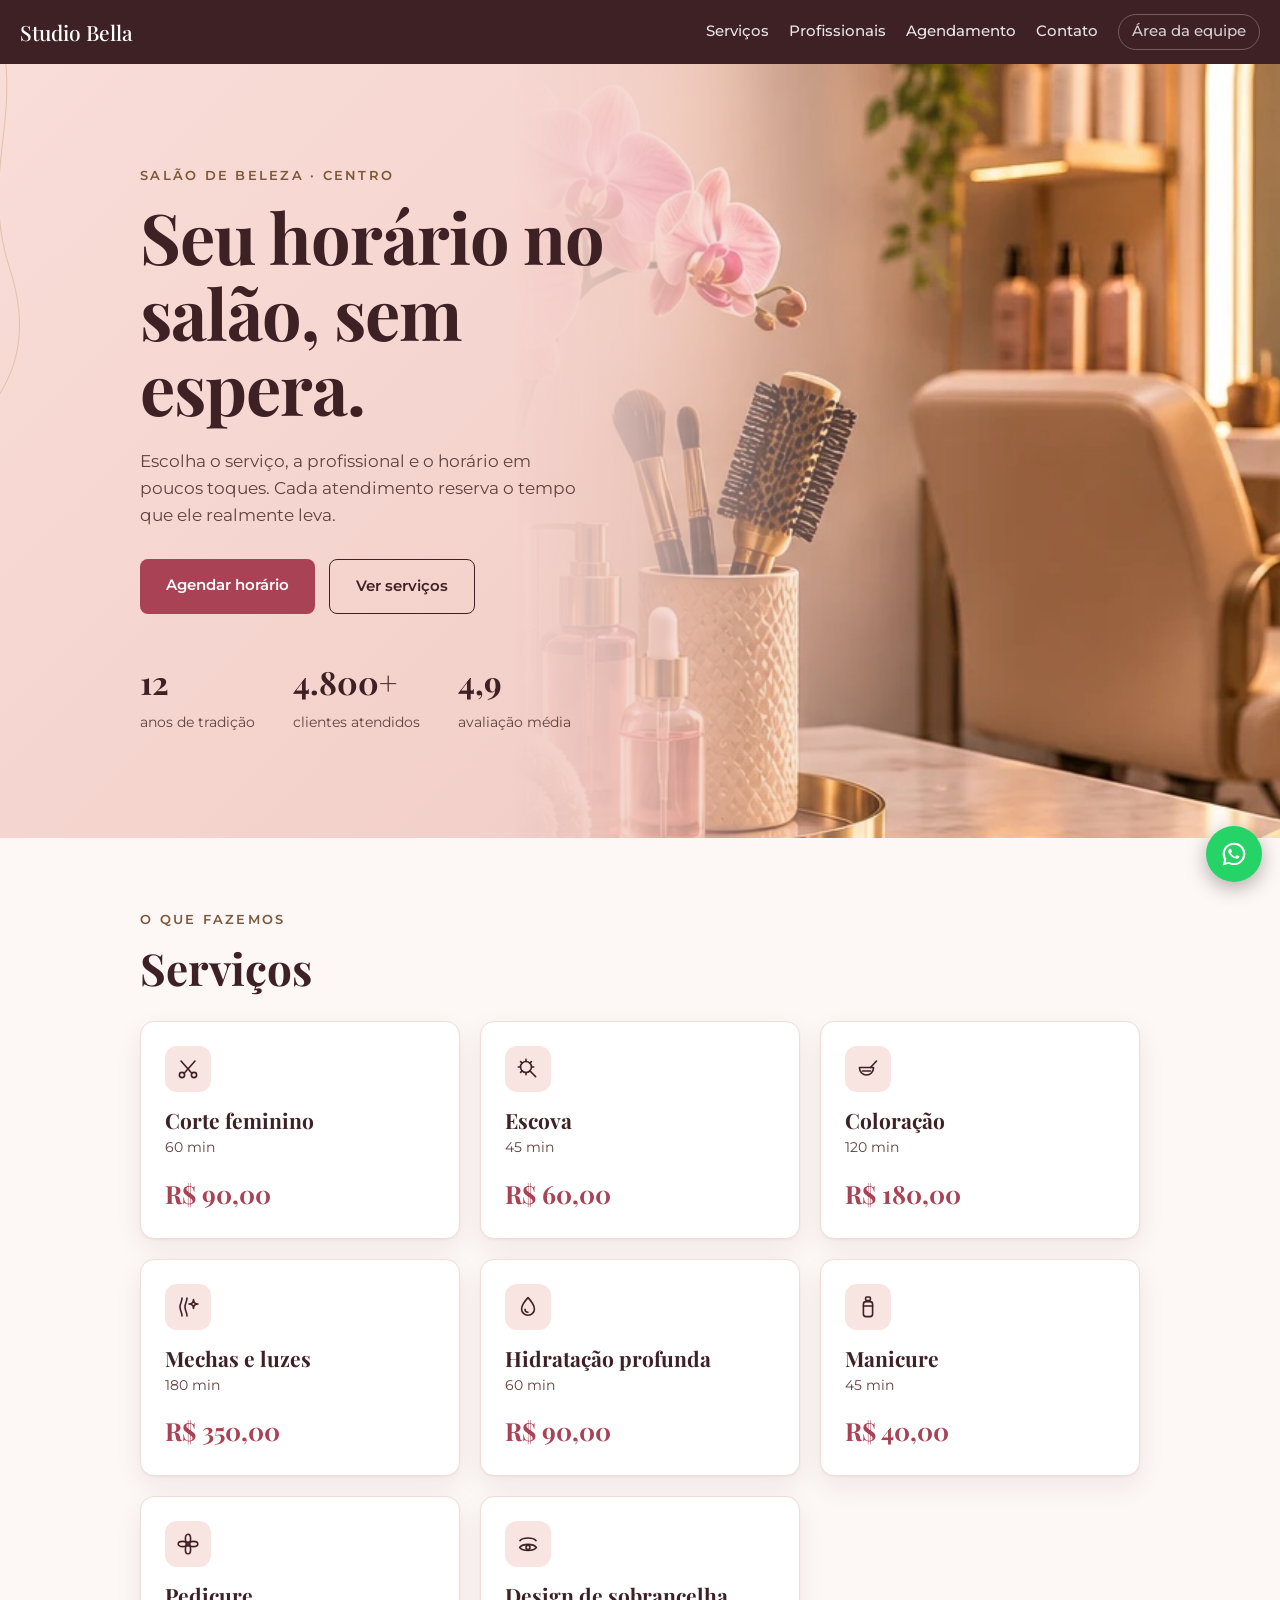
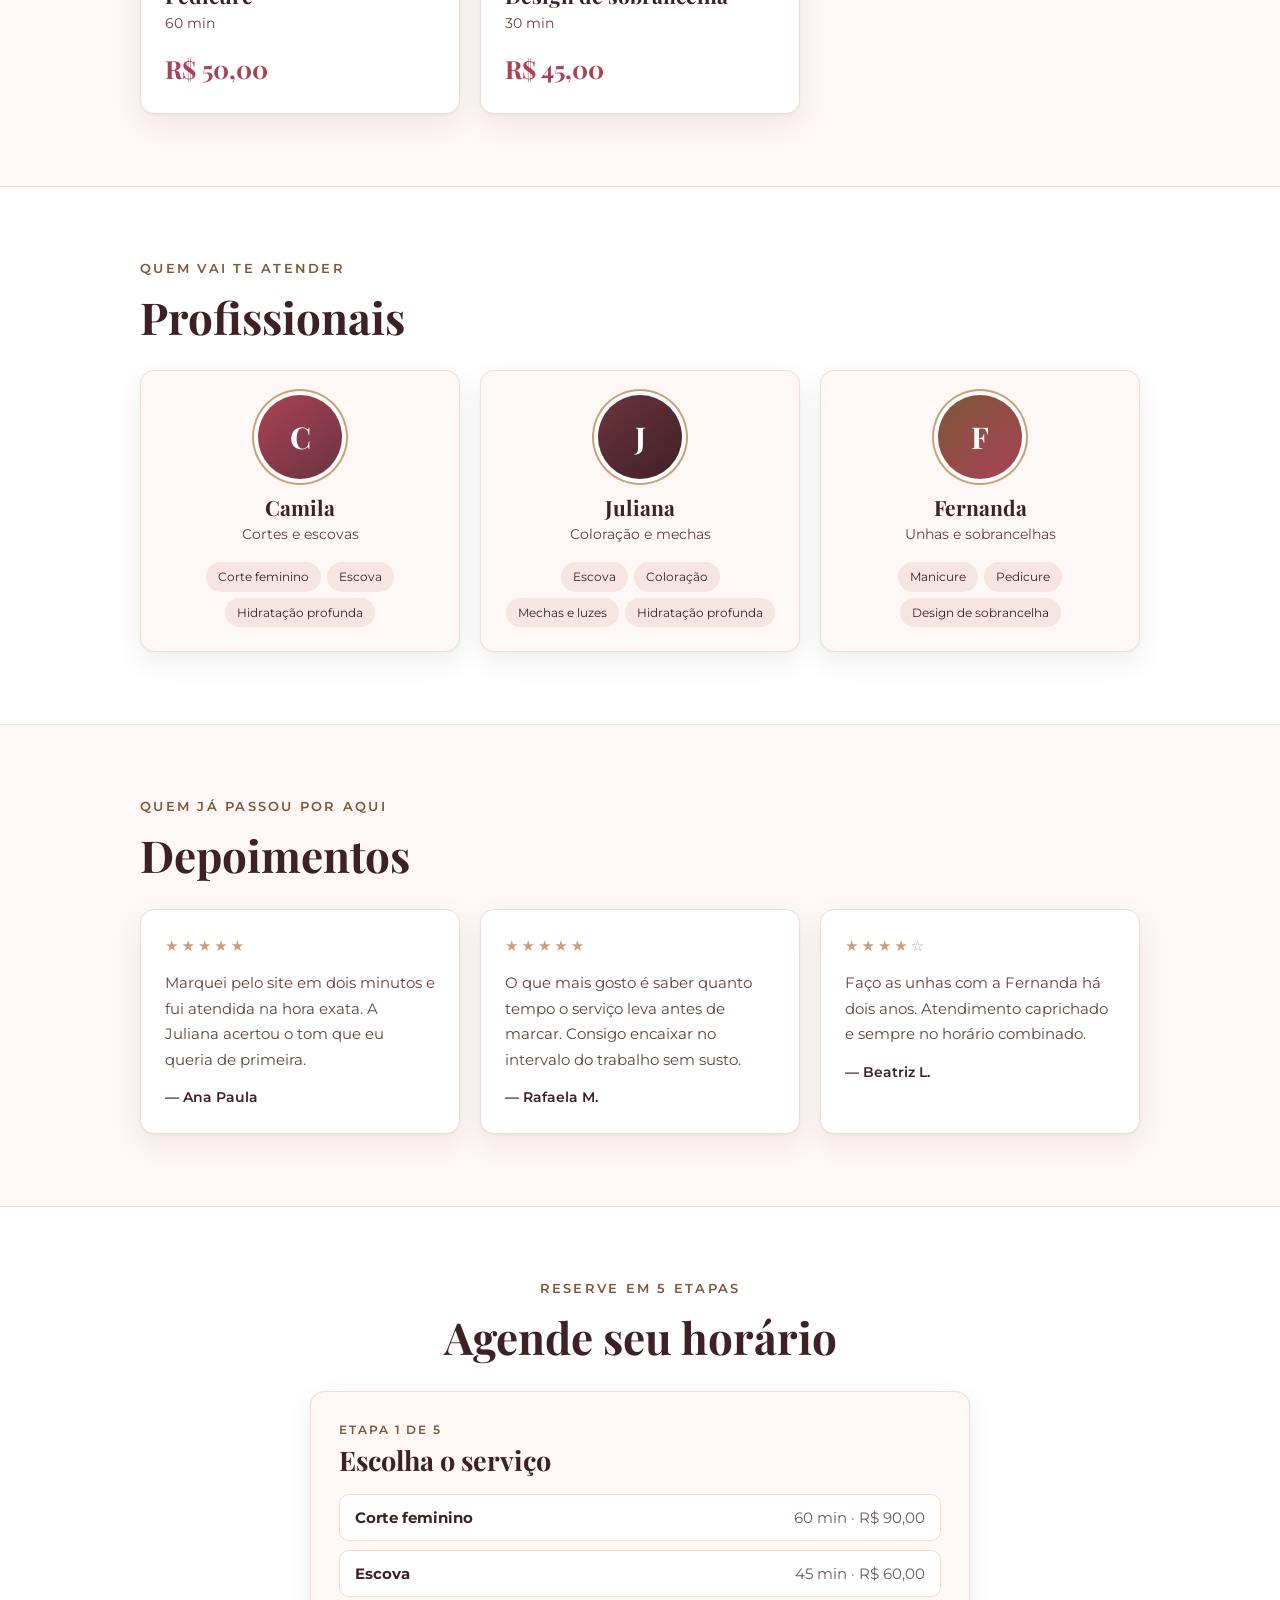
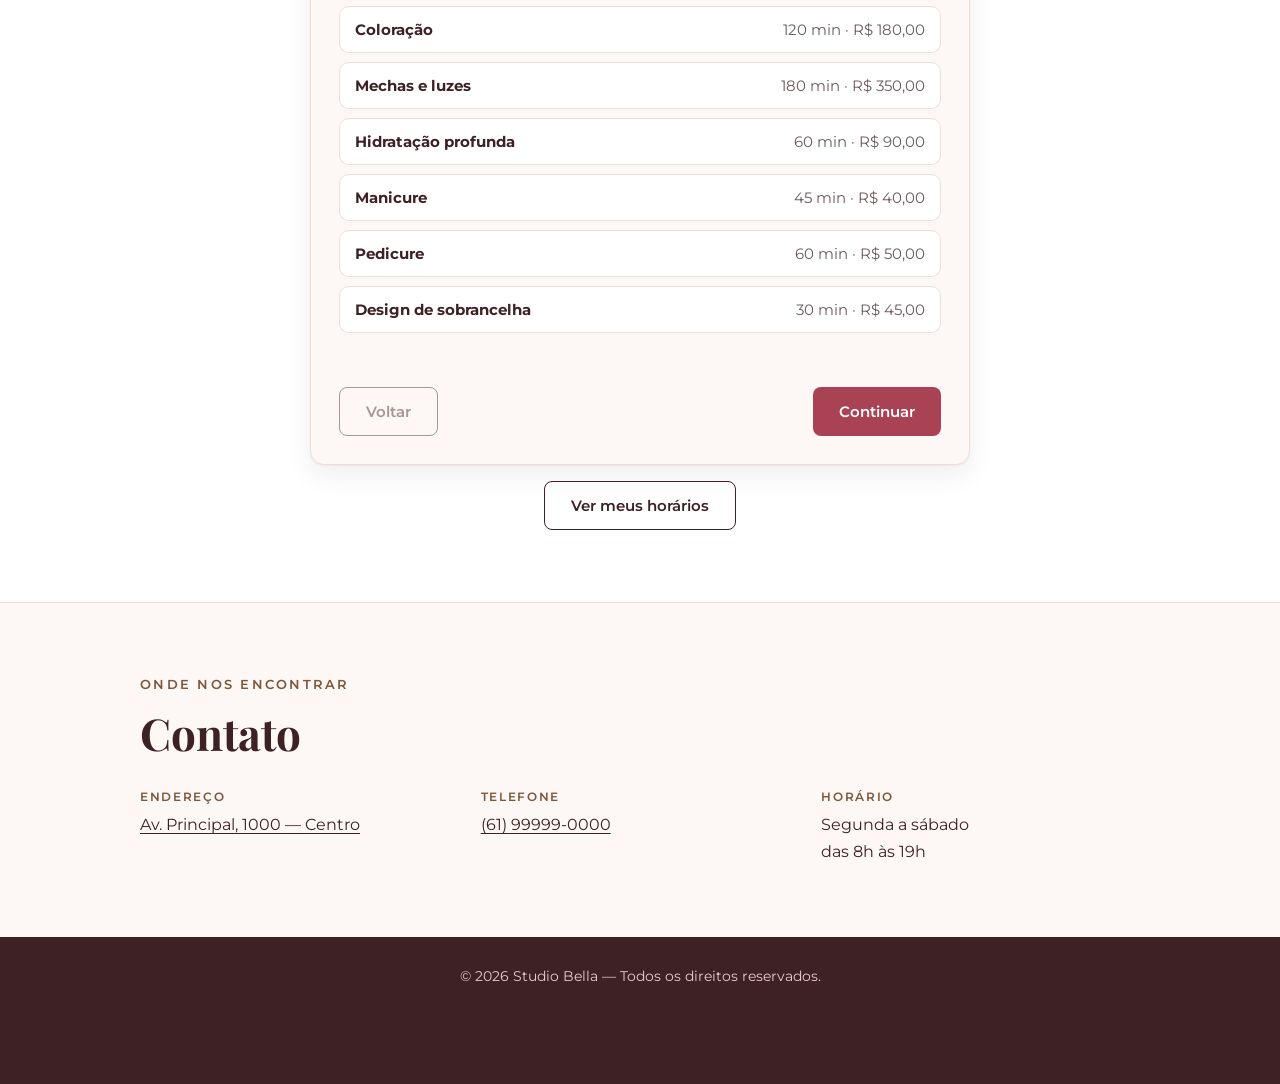
<file: index.html>
<!DOCTYPE html>
<html lang="pt-BR">
<head>
<meta charset="utf-8">
<meta name="viewport" content="width=device-width,initial-scale=1">
<title>Studio Bella — Agendamento Online</title>
<meta name="description" content="Salão de beleza no Centro. Agende corte, coloração, mechas, hidratação, unhas e sobrancelha online, sem espera.">
<meta name="theme-color" content="#3e2125">
<meta property="og:type" content="website">
<meta property="og:site_name" content="Studio Bella">
<meta property="og:locale" content="pt_BR">
<meta property="og:title" content="Studio Bella — Agendamento Online">
<meta property="og:description" content="Escolha o serviço, a profissional e o horário em poucos toques.">
<meta name="twitter:card" content="summary_large_image">
<!-- Para o link mostrar imagem ao ser compartilhado no WhatsApp/Instagram, publique uma
     foto de 1200x630 e descomente a linha abaixo com a URL completa dela:
<meta property="og:image" content="https://seudominio.com.br/capa.jpg"> -->
<link rel="icon" href="data:image/svg+xml,%3Csvg xmlns='http://www.w3.org/2000/svg' viewBox='0 0 32 32'%3E%3Crect width='32' height='32' rx='7' fill='%233e2125'/%3E%3Ctext x='16' y='23' font-family='Georgia,serif' font-size='19' font-weight='bold' fill='%23f8e4e0' text-anchor='middle'%3EB%3C/text%3E%3C/svg%3E">
<link rel="preconnect" href="https://fonts.googleapis.com">
<link href="https://fonts.googleapis.com/css2?family=Playfair+Display:wght@500;600;700;800&family=Montserrat:wght@400;500;600;700&display=swap" rel="stylesheet">
<link rel="stylesheet" href="assets/css/style.css">
</head>
<body>
<nav>
  <b><a href="#inicio">Studio Bella</a></b>
  <a href="#servicos">Serviços</a><a href="#barbeiros">Profissionais</a><a href="#agendamento">Agendamento</a><a href="#contato">Contato</a><a href="equipe.html" class="nav-equipe">Área da equipe</a>
</nav>

<div class="hero-wrap">
<svg class="hero-deco" viewBox="0 0 290 430" fill="none" aria-hidden="true">
  <path d="M16-24C58 92 6 152 40 264c30 98-10 142-34 174" stroke="#c9a079" stroke-width="1.7" stroke-opacity=".8"/>
  <path d="M54-34C98 84 36 152 74 270c32 100-12 146-36 180" stroke="#c9a079" stroke-width="1.1" stroke-opacity=".5"/>
</svg>
<header class="w hero" id="inicio">
  <div class="hero-txt">
    <p class="eyebrow">Salão de beleza · Centro</p>
    <h1>Seu horário no salão, sem espera.</h1>
    <p class="lead">Escolha o serviço, a profissional e o horário em poucos toques. Cada atendimento reserva o tempo que ele realmente leva.</p>
    <div class="hero-cta">
      <a class="btn" href="#agendamento">Agendar horário</a>
      <a class="btn alt" href="#servicos">Ver serviços</a>
    </div>
    <div class="stats">
      <div><b>12</b><span>anos de tradição</span></div>
      <div><b>4.800+</b><span>clientes atendidos</span></div>
      <div><b>4,9</b><span>avaliação média</span></div>
    </div>
  </div>
</header>
<div class="hero-img">
  <img src="assets/img/hero.jpg" width="835" height="815" fetchpriority="high"
       alt="Bancada do Studio Bella com orquídeas, pincéis, escova e frascos de tratamento">
</div>
</div>

<section class="w" id="servicos">
  <p class="eyebrow">O que fazemos</p>
  <h2>Serviços</h2>
  <div class="cards" id="svList"></div>
</section>

<div class="band"><section class="w" id="barbeiros">
  <p class="eyebrow">Quem vai te atender</p>
  <h2>Profissionais</h2>
  <div class="cards" id="bbList"></div>
</section></div>

<section class="w" id="depoimentos">
  <p class="eyebrow">Quem já passou por aqui</p>
  <h2>Depoimentos</h2>
  <div class="cards" id="dpList"></div>
</section>

<div class="band"><section class="w" id="agendamento">
  <p class="eyebrow">Reserve em 5 etapas</p>
  <h2>Agende seu horário</h2>
  <div class="box" id="wiz"></div>
  <p style="margin-top:16px"><button class="btn alt" id="myBtn">Ver meus horários</button></p>
</section></div>

<section class="w" id="contato">
  <p class="eyebrow">Onde nos encontrar</p>
  <h2>Contato</h2>
  <dl class="contato-grid">
    <div><dt>Endereço</dt><dd><a id="mapa" target="_blank" rel="noopener">Av. Principal, 1000 — Centro</a></dd></div>
    <div><dt>Telefone</dt><dd><a id="tel">(61) 99999-0000</a></dd></div>
    <div><dt>Horário</dt><dd>Segunda a sábado<br>das 8h às 19h</dd></div>
  </dl>
</section>

<a class="fab" id="fab" target="_blank" rel="noopener" aria-label="Falar com o salão no WhatsApp" title="Falar no WhatsApp">
  <svg viewBox="0 0 32 32" width="28" height="28" fill="currentColor" aria-hidden="true"><path d="M16 3C8.8 3 3 8.8 3 16c0 2.3.6 4.4 1.7 6.3L3 29l6.9-1.8c1.8 1 3.9 1.5 6.1 1.5 7.2 0 13-5.8 13-13S23.2 3 16 3zm0 23.4c-1.9 0-3.7-.5-5.3-1.4l-.4-.2-4.1 1.1 1.1-4-.2-.4c-1-1.6-1.5-3.5-1.5-5.5 0-5.8 4.7-10.5 10.4-10.5S26.4 10.2 26.4 16 21.7 26.4 16 26.4zm5.9-7.8c-.3-.2-2-1-2.3-1.1-.3-.1-.5-.2-.8.1-.2.3-.9 1.1-1.1 1.3-.2.2-.4.3-.7.1-.3-.2-1.4-.5-2.6-1.6-1-.9-1.6-2-1.8-2.3-.2-.3 0-.5.1-.6.2-.2.4-.4.5-.6.2-.2.2-.4.3-.6.1-.2 0-.4 0-.6 0-.2-.8-1.9-1-2.3-.2-.4-.4-.4-.6-.4h-.5c-.2 0-.6.1-.9.4-.3.3-1.1 1-1.1 2.5s1.1 2.9 1.3 3.1c.2.2 2.2 3.4 5.3 4.6 2.6 1 3.1.8 3.7.8.6-.1 1.9-.8 2.2-1.5.3-.8.3-1.4.2-1.5-.1-.2-.2-.2-.5-.4z"/></svg>
</a>

<footer>
  <p>&copy; <span id="ano">2026</span> Studio Bella — Todos os direitos reservados.</p>
</footer>

<dialog id="ok">
  <h3>Agendamento confirmado!</h3>
  <p id="okTxt" style="margin:12px 0"></p>
  <div class="tool"><a class="btn" id="wa" target="_blank" rel="noopener">Receber no WhatsApp</a><a class="btn alt" id="cal" target="_blank" rel="noopener">Adicionar ao calendário</a><button class="btn alt" id="okX">Novo agendamento</button></div>
</dialog>

<dialog id="my">
  <h3>Meus agendamentos</h3>
  <label for="myTel">Seu telefone (o mesmo do agendamento)</label>
  <input id="myTel" type="tel" inputmode="tel">
  <div id="myList" style="margin-top:14px"></div>
  <div class="tool"><button class="btn alt" id="myX">Fechar</button><button class="btn" id="myGo">Buscar</button></div>
</dialog>

<!-- a ordem importa: config e core antes de app -->
<script src="assets/js/config.js" defer></script>
<script src="assets/js/icons.js" defer></script>
<script src="assets/js/core.js" defer></script>
<script src="assets/js/app.js" defer></script>
</body>
</html>
</file>
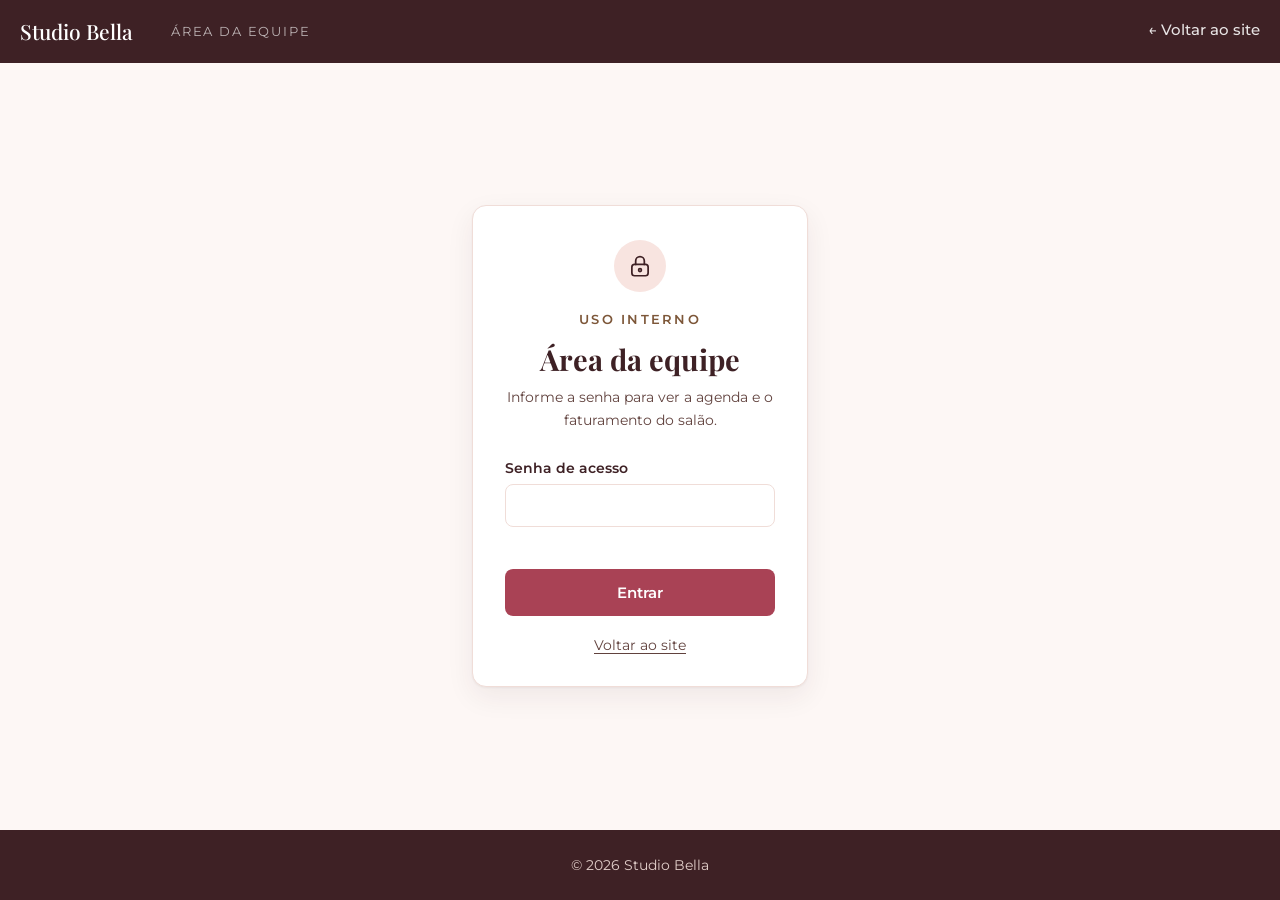
<file: equipe.html>
<!DOCTYPE html>
<html lang="pt-BR">
<head>
<meta charset="utf-8">
<meta name="viewport" content="width=device-width,initial-scale=1">
<title>Área da equipe — Studio Bella</title>
<meta name="robots" content="noindex,nofollow">
<meta name="theme-color" content="#3e2125">
<link rel="icon" href="data:image/svg+xml,%3Csvg xmlns='http://www.w3.org/2000/svg' viewBox='0 0 32 32'%3E%3Crect width='32' height='32' rx='7' fill='%233e2125'/%3E%3Ctext x='16' y='23' font-family='Georgia,serif' font-size='19' font-weight='bold' fill='%23f8e4e0' text-anchor='middle'%3EB%3C/text%3E%3C/svg%3E">
<link rel="preconnect" href="https://fonts.googleapis.com">
<link href="https://fonts.googleapis.com/css2?family=Playfair+Display:wght@500;600;700;800&family=Montserrat:wght@400;500;600;700&display=swap" rel="stylesheet">
<link rel="stylesheet" href="assets/css/style.css">
</head>
<body class="pg-equipe">
<nav>
  <b><a href="index.html">Studio Bella</a></b>
  <span class="nav-tag">Área da equipe</span>
  <a href="index.html">&larr; Voltar ao site</a>
</nav>

<main class="w wide">
  <!-- tela de acesso: centralizada na área útil da página -->
  <section class="login-tela" id="login">
    <div class="box">
      <span class="cadeado" aria-hidden="true">
        <svg viewBox="0 0 24 24" width="26" height="26" fill="none" stroke="currentColor" stroke-width="1.6" stroke-linecap="round" stroke-linejoin="round">
          <rect x="4.5" y="10.5" width="15" height="10.5" rx="2.5"/><path d="M8 10.5V7.3a4 4 0 0 1 8 0v3.2"/><circle cx="12" cy="15.8" r="1.3"/>
        </svg>
      </span>
      <p class="eyebrow">Uso interno</p>
      <h1>Área da equipe</h1>
      <p class="aviso">Informe a senha para ver a agenda e o faturamento do salão.</p>
      <label for="pw">Senha de acesso</label>
      <input id="pw" type="password" autocomplete="current-password">
      <p class="msg" id="pwMsg" role="alert"></p>
      <button class="btn" id="pwBtn">Entrar</button>
      <p class="volta"><a href="index.html">Voltar ao site</a></p>
    </div>
  </section>

  <div id="panel" hidden>
    <p class="eyebrow">Uso interno</p>
    <h1 class="titulo-painel">Agendamentos</h1>
    <div class="kp" id="kp"></div>

    <h2 class="sub">Por profissional</h2>
    <div class="ov"><table id="byB"></table></div>

    <h2 class="sub">Agendamentos</h2>
    <div class="tool">
      <select id="fB" aria-label="Filtrar por profissional"></select>
      <select id="fS" aria-label="Filtrar por status"><option value="">Todos os status</option><option>Agendado</option><option>Concluído</option><option>Cancelado</option></select>
      <button class="btn alt" id="csv">Exportar CSV</button>
      <button class="btn alt" id="out">Sair da área</button>
    </div>
    <div class="ov"><table id="tb"></table></div>
  </div>
</main>

<footer>
  <p>&copy; <span id="ano">2026</span> Studio Bella</p>
</footer>

<!-- config.js e core.js precisam vir antes de equipe.js -->
<script src="assets/js/config.js" defer></script>
<script src="assets/js/core.js" defer></script>
<script src="assets/js/equipe.js" defer></script>
</body>
</html>
</file>
<file: assets/css/style.css>
/* ==========================================================
   Studio Bella — folha de estilo única
   Ordem: tokens → base → navegação → layout → hero → cards
          → serviços → equipe → depoimentos → contato
          → agendamento → área da equipe → flutuantes → responsivo
   ========================================================== */

/* ---------- Tokens de marca ----------
   Cores retiradas do mockup do topo: vinho escuro, framboesa,
   bronze e blush quente. Trocar a identidade do site é editar
   este bloco. */
:root{
  --ink:#3e2125;        /* vinho escuro: menu, rodapé, títulos */
  --plum:#6b3340;       /* vinho médio: gradientes */
  --mut:#61423e;        /* texto corrido */
  --red:#a94255;        /* framboesa: botões e preços */
  --gold:#7d5739;       /* bronze: rótulos de seção (contraste AA) */
  --gold-soft:#c9a079;  /* bronze claro: linhas decorativas */
  --rose:#f8e4e0;       /* blush: fundos de destaque */
  --rose-deep:#edc8c2;  /* blush fechado: fim do gradiente do topo */
  --bg:#fdf7f5;         /* fundo da página */
  --card:#fff;
  --line:#f0ddd8;
  --radius:14px;
  --shadow:0 1px 2px rgba(62,33,37,.05), 0 10px 28px rgba(62,33,37,.07);
  --shadow-lg:0 2px 4px rgba(62,33,37,.07), 0 18px 44px rgba(62,33,37,.12);
  /* Tipografia: Playfair Display nos títulos, Montserrat no resto */
  --serif:'Playfair Display',Georgia,'Times New Roman',serif;
  --sans:Montserrat,system-ui,-apple-system,'Segoe UI',sans-serif;
}

/* ---------- Base ---------- */
*{box-sizing:border-box;margin:0}
html{scroll-behavior:smooth;scroll-padding-top:72px}
body{font:400 16px/1.65 var(--sans);background:var(--bg);color:var(--ink)}
h1,h2,h3{font-family:var(--serif);font-weight:700;line-height:1.15}
h2{font-size:clamp(30px,5vw,44px);margin-bottom:28px}
a{color:inherit}
img{max-width:100%;height:auto;display:block}
button,input,select{font-family:var(--sans);font-size:16px;color:inherit}
/* anel duplo: o branco aparece sobre elementos escuros,
   o escuro aparece sobre o fundo claro */
:focus-visible{outline:3px solid #fff;outline-offset:0;box-shadow:0 0 0 6px var(--ink)}
[hidden]{display:none!important}

/* rótulo pequeno acima dos títulos de seção */
.eyebrow{color:var(--gold);font-size:12.5px;font-weight:600;letter-spacing:.18em;text-transform:uppercase;margin-bottom:12px}

/* ---------- Navegação ---------- */
nav{position:sticky;top:0;z-index:5;background:var(--ink);color:#fff;display:flex;gap:20px;align-items:center;padding:14px 20px;flex-wrap:wrap}
nav b{font-family:var(--serif);font-weight:700;font-size:21px;margin-right:auto}
nav a{text-decoration:none;font-size:14.5px;font-weight:500;opacity:.88}
nav a:hover{opacity:1;text-decoration:underline;text-underline-offset:4px}
nav b a{font-size:inherit;opacity:1}
/* acesso ao painel: pílula discreta, separada dos links de seção */
nav .nav-equipe{border:1px solid rgba(255,255,255,.34);border-radius:999px;padding:5px 13px;opacity:.78}
nav .nav-equipe:hover{opacity:1;background:rgba(255,255,255,.12);text-decoration:none}

/* ---------- Layout ---------- */
.w{max-width:1040px;margin:auto;padding:72px 20px}
.band{background:var(--card);border-top:1px solid var(--line);border-bottom:1px solid var(--line)}

/* ---------- Botões ---------- */
.btn{display:inline-block;background:var(--red);color:#fff;border:0;border-radius:8px;padding:14px 26px;font-weight:600;font-size:15px;cursor:pointer;text-decoration:none;transition:filter .15s,transform .15s}
.btn:hover{filter:brightness(1.08)}
.btn:active{transform:translateY(1px)}
.btn.alt{background:transparent;color:var(--ink);border:1.5px solid var(--ink)}
.btn.alt:hover{background:var(--ink);color:#fff;filter:none}
.btn:disabled{opacity:.45;cursor:default;filter:none;transform:none}

/* ---------- Hero ---------- */
.hero-wrap{position:relative;overflow:hidden;background:linear-gradient(135deg,#f9ddd8 0%,#f4d2cc 52%,var(--rose-deep) 100%)}
/* fios dourados decorativos do canto superior esquerdo */
.hero-deco{position:absolute;left:-54px;top:-28px;width:min(250px,22vw);pointer-events:none;z-index:2}
/* a foto ocupa a metade direita e se dissolve em direção ao texto.
   O recorte em assets/img/hero.jpg contém só pixels de foto — sem o
   fundo rosa do mockup original — para que a máscara abaixo seja a
   única transição e não apareça a borda da forma recortada. */
.hero-img{position:absolute;top:0;right:0;bottom:0;left:40%;z-index:0}
.hero-img img{width:100%;height:100%;object-fit:cover;object-position:22% 50%;
  -webkit-mask-image:linear-gradient(to right,transparent 0,rgba(0,0,0,.18) 16%,rgba(0,0,0,.62) 34%,rgba(0,0,0,.92) 52%,#000 66%);
          mask-image:linear-gradient(to right,transparent 0,rgba(0,0,0,.18) 16%,rgba(0,0,0,.62) 34%,rgba(0,0,0,.92) 52%,#000 66%)}
.hero{position:relative;z-index:1;display:flex;align-items:center;min-height:min(900px,86vh)}
.hero-txt{max-width:min(52%,560px)}
.hero h1{font-size:clamp(38px,6.2vw,70px);font-weight:700;letter-spacing:-.015em;line-height:1.08}
.hero .lead{max-width:40ch;margin:22px 0 30px;color:var(--mut);font-size:16.5px}
.hero-cta{display:flex;gap:14px;flex-wrap:wrap}
.stats{display:flex;gap:38px;margin-top:42px;flex-wrap:wrap}
.stats b{display:block;font-family:var(--serif);font-weight:700;font-size:32px}
.stats span{color:var(--mut);font-size:13.5px}

/* ---------- Cards (base compartilhada) ---------- */
.cards{display:grid;grid-template-columns:repeat(auto-fit,minmax(236px,1fr));gap:20px}
.card{background:var(--card);border:1px solid var(--line);border-radius:var(--radius);padding:24px;box-shadow:var(--shadow)}
.band .card{background:var(--bg)}
.card h3{font-size:21px}

/* ---------- Serviços ---------- */
.svc{display:flex;flex-direction:column;transition:transform .16s,box-shadow .16s}
.svc:hover{transform:translateY(-3px);box-shadow:var(--shadow-lg)}
.ico-wrap{display:grid;place-items:center;width:46px;height:46px;border-radius:12px;background:var(--rose);color:var(--ink);margin-bottom:16px}
.ico{width:24px;height:24px}
.svc .dur{color:var(--mut);font-size:13.5px;margin-top:4px}
.svc .price{font-family:var(--serif);font-weight:700;font-size:25px;color:var(--red);margin-top:14px}

/* ---------- Equipe ---------- */
.pro{text-align:center}
.avatar{width:84px;height:84px;border-radius:50%;margin:0 auto 16px;display:grid;place-items:center;font-family:var(--serif);font-weight:700;font-size:30px;color:#fff;box-shadow:0 0 0 4px var(--card),0 0 0 6px var(--gold-soft);object-fit:cover}
.avatar[data-i="0"]{background:linear-gradient(140deg,var(--red),var(--plum))}
.avatar[data-i="1"]{background:linear-gradient(140deg,var(--plum),var(--ink))}
.avatar[data-i="2"]{background:linear-gradient(140deg,var(--gold),var(--red))}
.pro .espec{color:var(--mut);font-size:13.5px;margin-top:4px}
.tags{list-style:none;padding:0;margin:16px 0 0;display:flex;flex-wrap:wrap;gap:6px;justify-content:center}
.tags li{font-size:12px;background:var(--rose);color:var(--ink);border-radius:999px;padding:5px 12px}

/* ---------- Depoimentos ---------- */
.dep .estrelas{color:var(--gold-soft);letter-spacing:3px;font-size:15px}
.dep blockquote{margin:12px 0 0;font-size:15px;color:var(--mut);line-height:1.7}
.dep .autor{margin-top:14px;font-weight:600;font-size:14px}
.dep .autor::before{content:'— '}

/* ---------- Contato ---------- */
.contato-grid{display:grid;grid-template-columns:repeat(auto-fit,minmax(220px,1fr));gap:22px}
.contato-grid dt{color:var(--gold);font-size:12px;font-weight:600;letter-spacing:.14em;text-transform:uppercase;margin-bottom:6px}
.contato-grid dd{margin:0;font-size:16px}
.contato-grid a{text-decoration:underline;text-underline-offset:3px}

/* ---------- Agendamento (centralizado na página) ---------- */
#agendamento{text-align:center}
#agendamento .box{margin-inline:auto;text-align:left}
.box{background:var(--card);border:1px solid var(--line);border-radius:var(--radius);padding:28px;max-width:660px;box-shadow:var(--shadow)}
.band .box{background:var(--bg)}
.box h3{margin-bottom:18px;font-size:27px}
#wizT:focus{outline:none;box-shadow:none}
.step{color:var(--gold);font-weight:600;font-size:12px;letter-spacing:.16em;text-transform:uppercase;margin-bottom:6px}
.opt{display:flex;justify-content:space-between;align-items:center;width:100%;gap:12px;text-align:left;background:var(--bg);border:1.5px solid var(--line);border-radius:10px;padding:13px 15px;margin-bottom:9px;cursor:pointer;font-size:15px;transition:border-color .14s,background .14s}
.band .opt{background:var(--card)}
.opt:hover:not(:disabled){border-color:var(--red)}
.opt.on{border-color:var(--ink);background:var(--ink);color:#fff}
.opt span{opacity:.75}
.opt:disabled{text-decoration:line-through;opacity:.38;cursor:not-allowed}
.slots{display:grid;grid-template-columns:repeat(auto-fill,minmax(88px,1fr));gap:9px}
.slots .opt{justify-content:center;margin:0}
label{display:block;margin:12px 0 5px;font-size:13.5px;font-weight:600}
input,select{width:100%;padding:11px 13px;border:1.5px solid var(--line);border-radius:8px;background:#fff;font-size:15px}
input:focus,select:focus{border-color:var(--red)}
.sum{margin-top:18px;padding:14px;background:var(--rose);border-radius:10px;font-size:14.5px}
.nav{display:flex;justify-content:space-between;margin-top:22px;gap:10px}
.msg{color:var(--red);min-height:22px;margin-top:10px;font-size:13.5px}

/* ---------- Área da equipe ---------- */
.ov{overflow-x:auto;margin-top:14px;border-radius:10px}
table{border-collapse:collapse;width:100%;font-size:13.5px;background:var(--card)}
th{background:var(--rose);font-size:11.5px;font-weight:600;letter-spacing:.08em;text-transform:uppercase}
th,td{padding:10px 12px;border-bottom:1px solid var(--line);text-align:left;white-space:nowrap}
td button{border:1px solid var(--line);background:#fff;border-radius:6px;padding:4px 9px;font-size:13px;cursor:pointer;margin-right:4px}
td button:hover{border-color:var(--red);color:var(--red)}
.kp{display:grid;grid-template-columns:repeat(auto-fit,minmax(140px,1fr));gap:12px;margin:18px 0}
.kp div{background:var(--card);border:1px solid var(--line);border-radius:10px;padding:14px;box-shadow:var(--shadow)}
.kp b{display:block;font-family:var(--serif);font-weight:700;font-size:24px}
.kp span{color:var(--mut);font-size:13px}
.tool{display:flex;gap:9px;flex-wrap:wrap;margin-top:18px}
.tool select{width:auto}
#admin{text-align:left}
/* a coluna de ações quebra em duas linhas em vez de esticar a tabela
   para fora da página */
td.acoes{white-space:normal;min-width:188px}
td.acoes button{margin:2px 4px 2px 0}

/* ---------- Página da equipe (equipe.html) ---------- */
/* a página ocupa a altura toda da janela, então o rodapé encosta
   embaixo mesmo quando há pouco conteúdo */
.pg-equipe{background:var(--bg);min-height:100vh;display:flex;flex-direction:column}
.pg-equipe main{flex:1;display:flex;flex-direction:column}
.pg-equipe nav .nav-tag{font-size:13px;letter-spacing:.14em;text-transform:uppercase;opacity:.65;margin-right:auto}
.pg-equipe nav b{margin-right:18px}
.w.wide{max-width:1240px}
.titulo-painel{font-size:clamp(30px,4.6vw,44px);margin-bottom:26px}
.sub{font-size:19px;margin:30px 0 0}
.aviso{color:var(--mut);font-size:14px;margin-bottom:6px}
.pg-equipe footer{padding:24px 22px}

/* Tela de acesso: cartão centrado na área útil, entre o menu
   fixo e o rodapé. O min-height desconta esses dois mais o
   respiro do .w, para o cartão cair no meio óptico da página. */
.login-tela{flex:1;display:grid;place-items:center;padding:8px 0}
.login-tela .box{width:min(430px,100%);padding:34px 32px 30px;text-align:center}
.cadeado{display:inline-grid;place-items:center;width:52px;height:52px;border-radius:50%;background:var(--rose);color:var(--ink);margin-bottom:18px}
.login-tela h1{font-size:29px;margin-bottom:10px}
.login-tela .aviso{margin:0 auto 24px;max-width:30ch}
.login-tela label{text-align:left}
.login-tela .msg{margin-bottom:4px}
.login-tela .btn{width:100%;margin-top:6px}
.login-tela .volta{margin-top:18px;font-size:13.5px}
.login-tela .volta a{color:var(--mut);text-decoration:underline;text-underline-offset:3px}
.login-tela .volta a:hover{color:var(--ink)}
/* etiqueta colorida de status */
.st{display:inline-block;padding:3px 11px;border-radius:999px;font-size:12px;font-weight:600;white-space:nowrap}
.st-agendado{background:var(--rose);color:var(--ink)}
.st-concluido{background:#e2efe5;color:#2d5a38}
.st-cancelado{background:#f4e3e3;color:#8b3b3b}

/* ---------- Flutuantes e rodapé ---------- */
.fab{position:fixed;right:18px;bottom:max(18px,env(safe-area-inset-bottom));z-index:6;width:56px;height:56px;border-radius:50%;background:#25d366;color:#fff;display:grid;place-items:center;box-shadow:0 6px 20px rgba(0,0,0,.3);text-decoration:none;transition:transform .15s}
.fab:hover{transform:scale(1.07)}
dialog{border:0;border-radius:var(--radius);padding:28px;width:min(460px,92vw);margin:auto;box-shadow:var(--shadow-lg);color:var(--ink)}
dialog::backdrop{background:rgba(62,33,37,.6)}
footer{background:var(--ink);color:#e2cfca;text-align:center;padding:28px 22px 96px;font-size:13.5px}
footer p{margin:0}
footer p+p{margin-top:10px}
footer a{color:inherit;opacity:.72;text-decoration:underline;text-underline-offset:3px}
footer a:hover{opacity:1}

/* ---------- Responsivo ---------- */
@media(max-width:860px){
  .hero{display:block;min-height:0}
  .hero-txt{max-width:none}
  /* abaixo de 860px a foto sai da camada de fundo e vira um bloco
     normal embaixo do texto, sem máscara */
  .hero{padding-bottom:0}
  .hero-img{position:relative;inset:auto;height:300px;margin:32px 20px 56px}
  .hero-img img{border-radius:var(--radius);object-position:22% 50%;
    -webkit-mask-image:none;mask-image:none}
}
/* No celular a marca ocupa a primeira linha e os links a segunda;
   scroll-padding acompanha a altura maior do menu fixo. */
@media(max-width:600px){
  html{scroll-padding-top:128px}
  nav{gap:8px 14px;padding:10px 16px}
  nav b{flex:1 0 100%;font-size:19px;margin:0}
  nav a{font-size:13.5px}
  nav .nav-equipe{padding:4px 10px}
  .w{padding:52px 20px}
  .stats{gap:26px}
  .hero-cta .btn{flex:1 1 auto;text-align:center}
  .hero-deco{width:150px}
}
/* Em telas estreitas a duração/preço desce para a própria linha
   em vez de quebrar no meio do texto. */
@media(max-width:480px){
  .opt{flex-wrap:wrap;gap:2px 10px}
  .opt span{white-space:nowrap}
  .slots .opt{flex-wrap:nowrap}
}
/* Abaixo de 760px as tabelas viram cartões empilhados, usando o
   rótulo guardado em data-r. Assim some a rolagem horizontal. */
@media(max-width:760px){
  .ov{overflow-x:visible}
  table{background:transparent;font-size:14px}
  table tr:first-child{display:none}
  table tr{display:block;background:var(--card);border:1px solid var(--line);border-radius:12px;margin-bottom:12px;box-shadow:var(--shadow)}
  table td{display:flex;justify-content:space-between;align-items:baseline;gap:16px;border:0;border-bottom:1px solid var(--line);white-space:normal;text-align:right;padding:9px 14px}
  table tr td:last-child{border-bottom:0}
  table td>span{text-align:right}
  table td::before{content:attr(data-r);font-weight:600;color:var(--mut);font-size:12.5px;letter-spacing:.04em;text-transform:uppercase;text-align:left;flex:0 0 auto}
  table td.acoes{display:block;text-align:left;min-width:0;padding-top:12px}
  table td.acoes::before{display:block;margin-bottom:8px}
  table td.acoes button{margin:0 6px 6px 0}
}
@media(max-width:600px){
  .login-tela{padding:0}
  .login-tela .box{padding:28px 22px 26px}
}
@media(prefers-reduced-motion:reduce){
  html{scroll-behavior:auto}
  *{transition:none!important}
}
</file>
